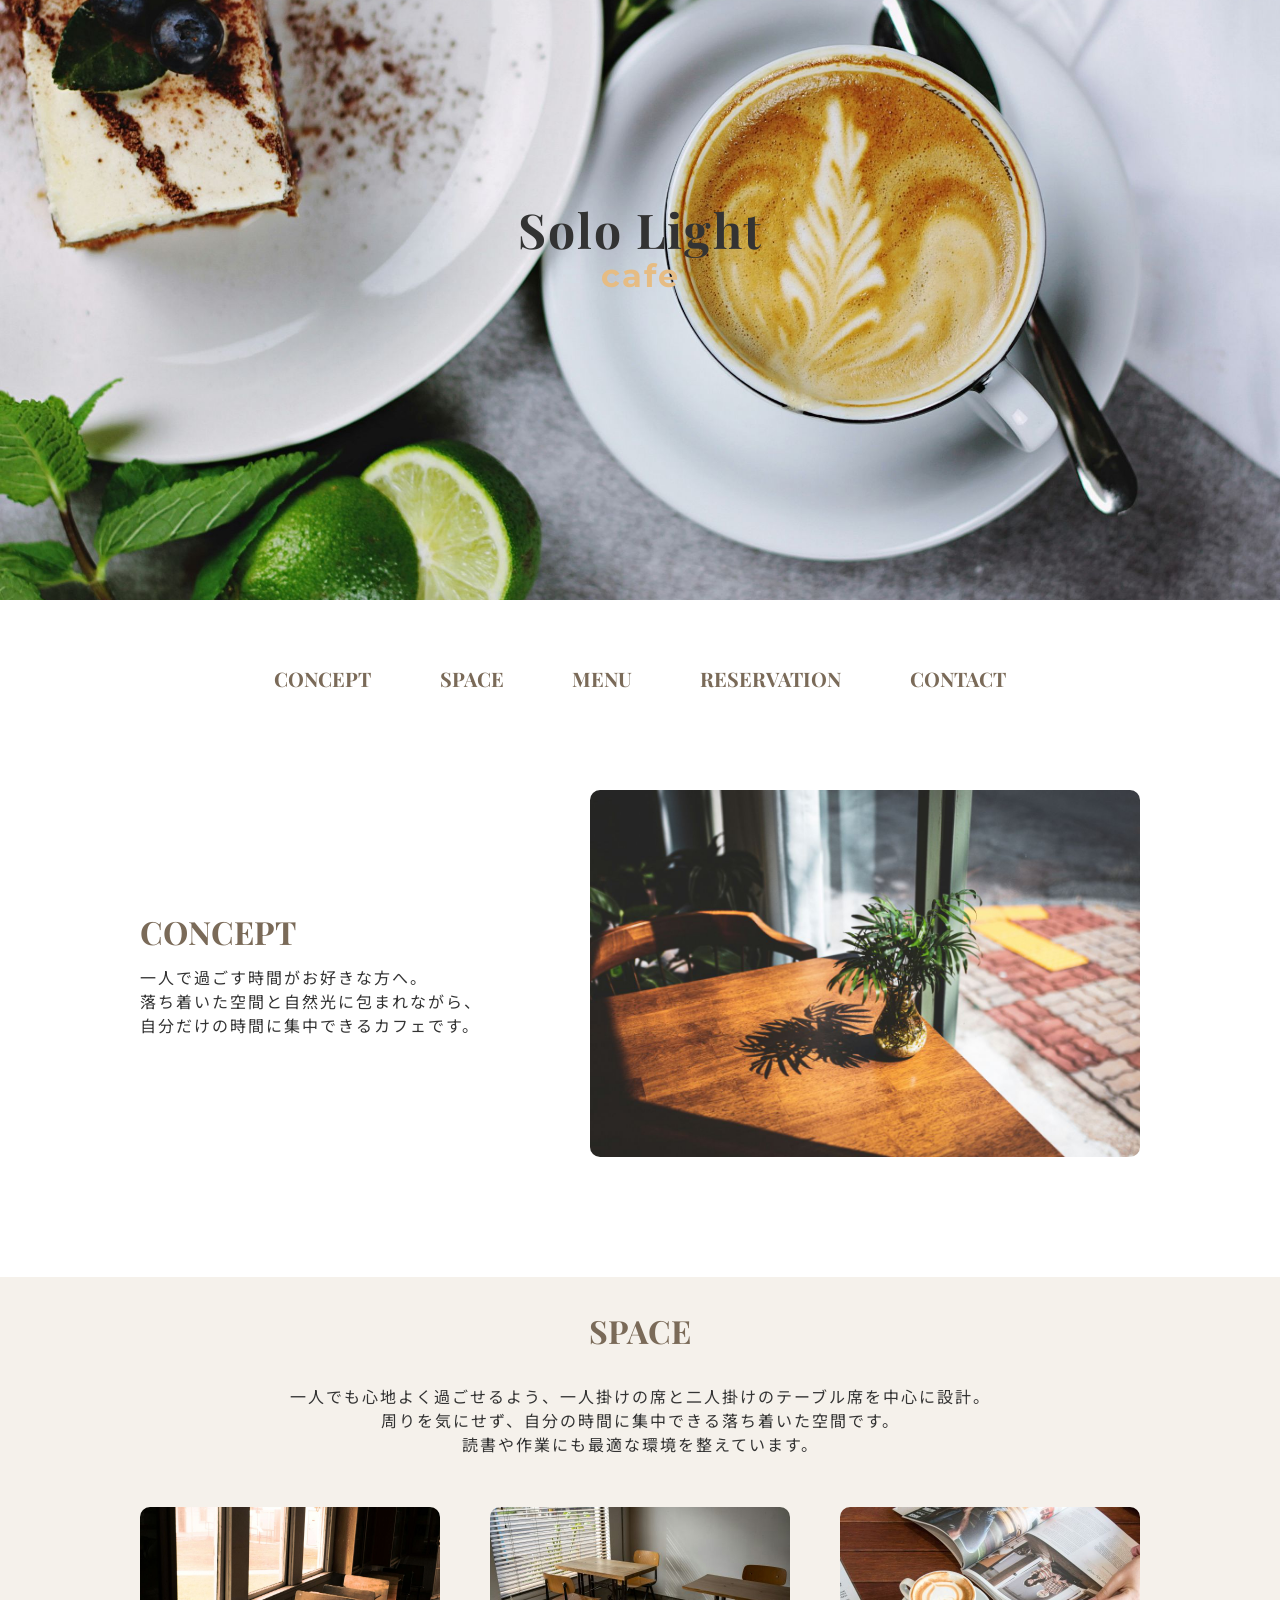
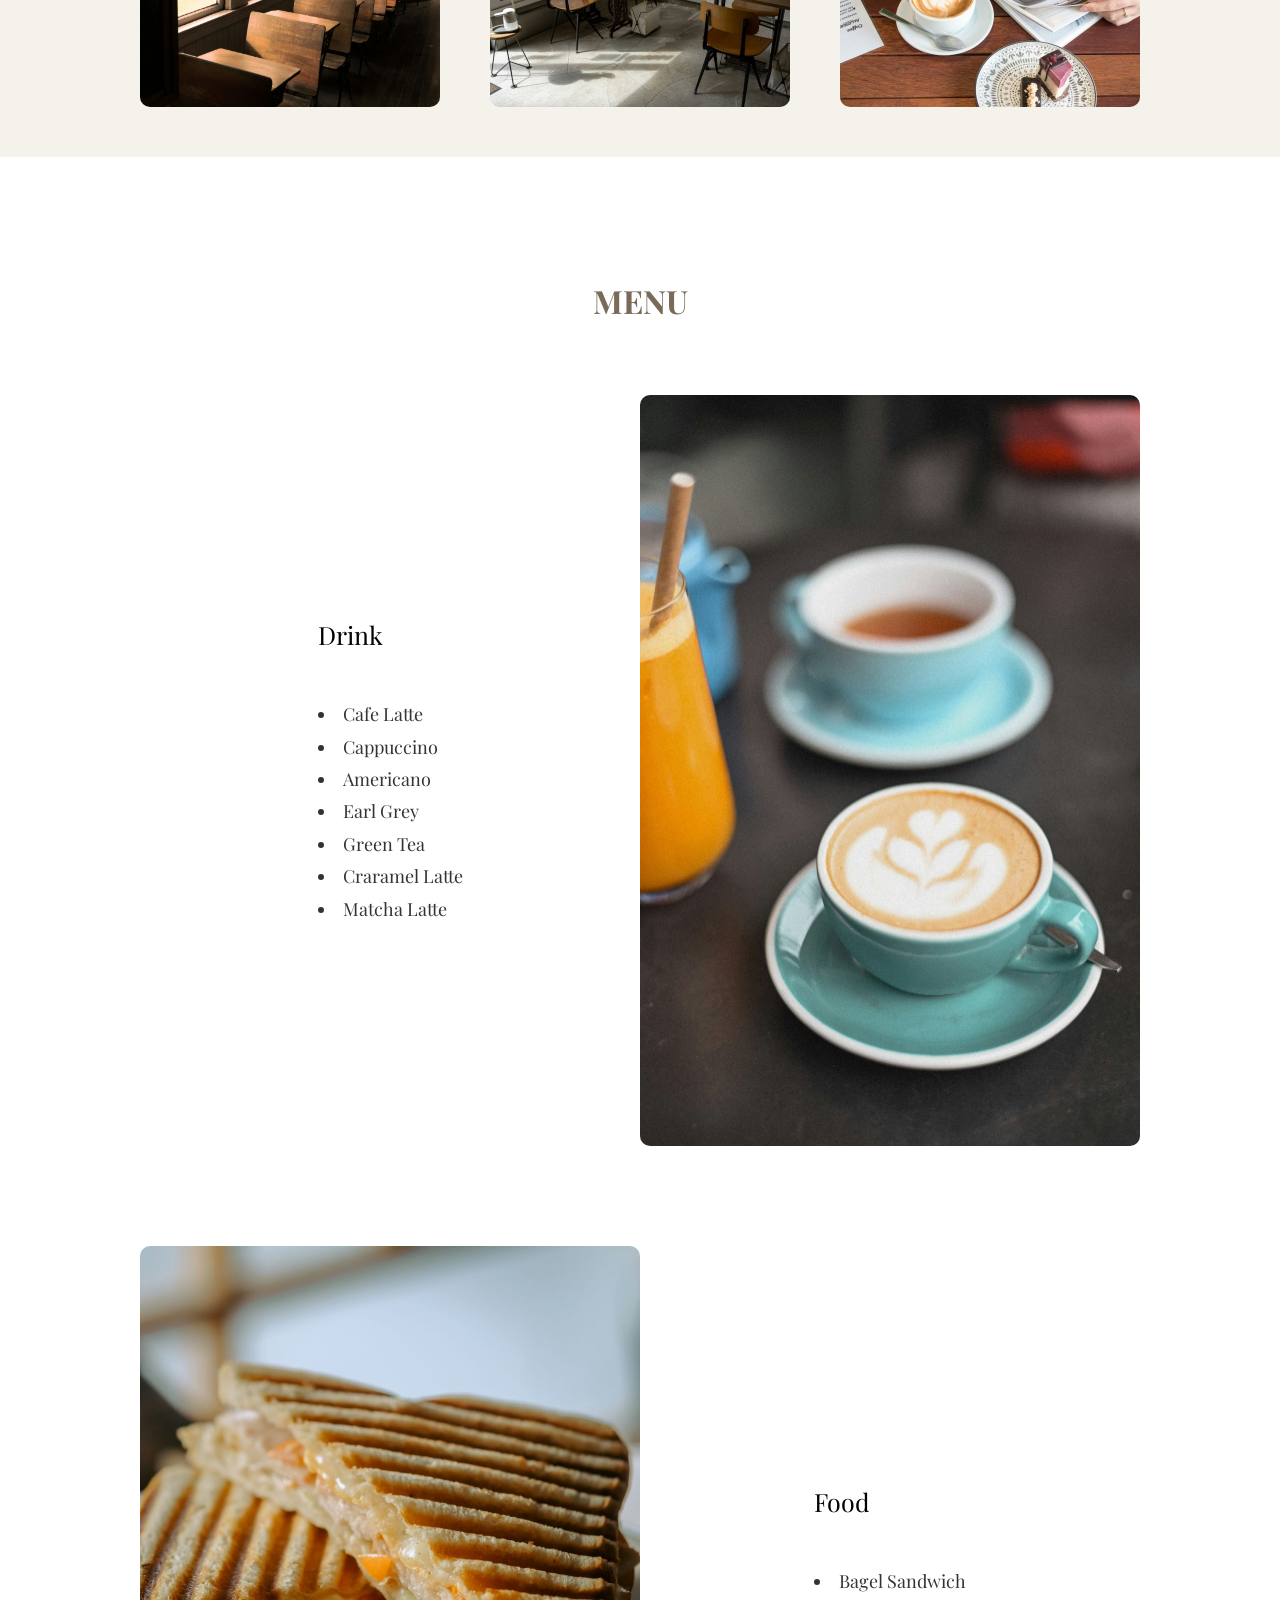
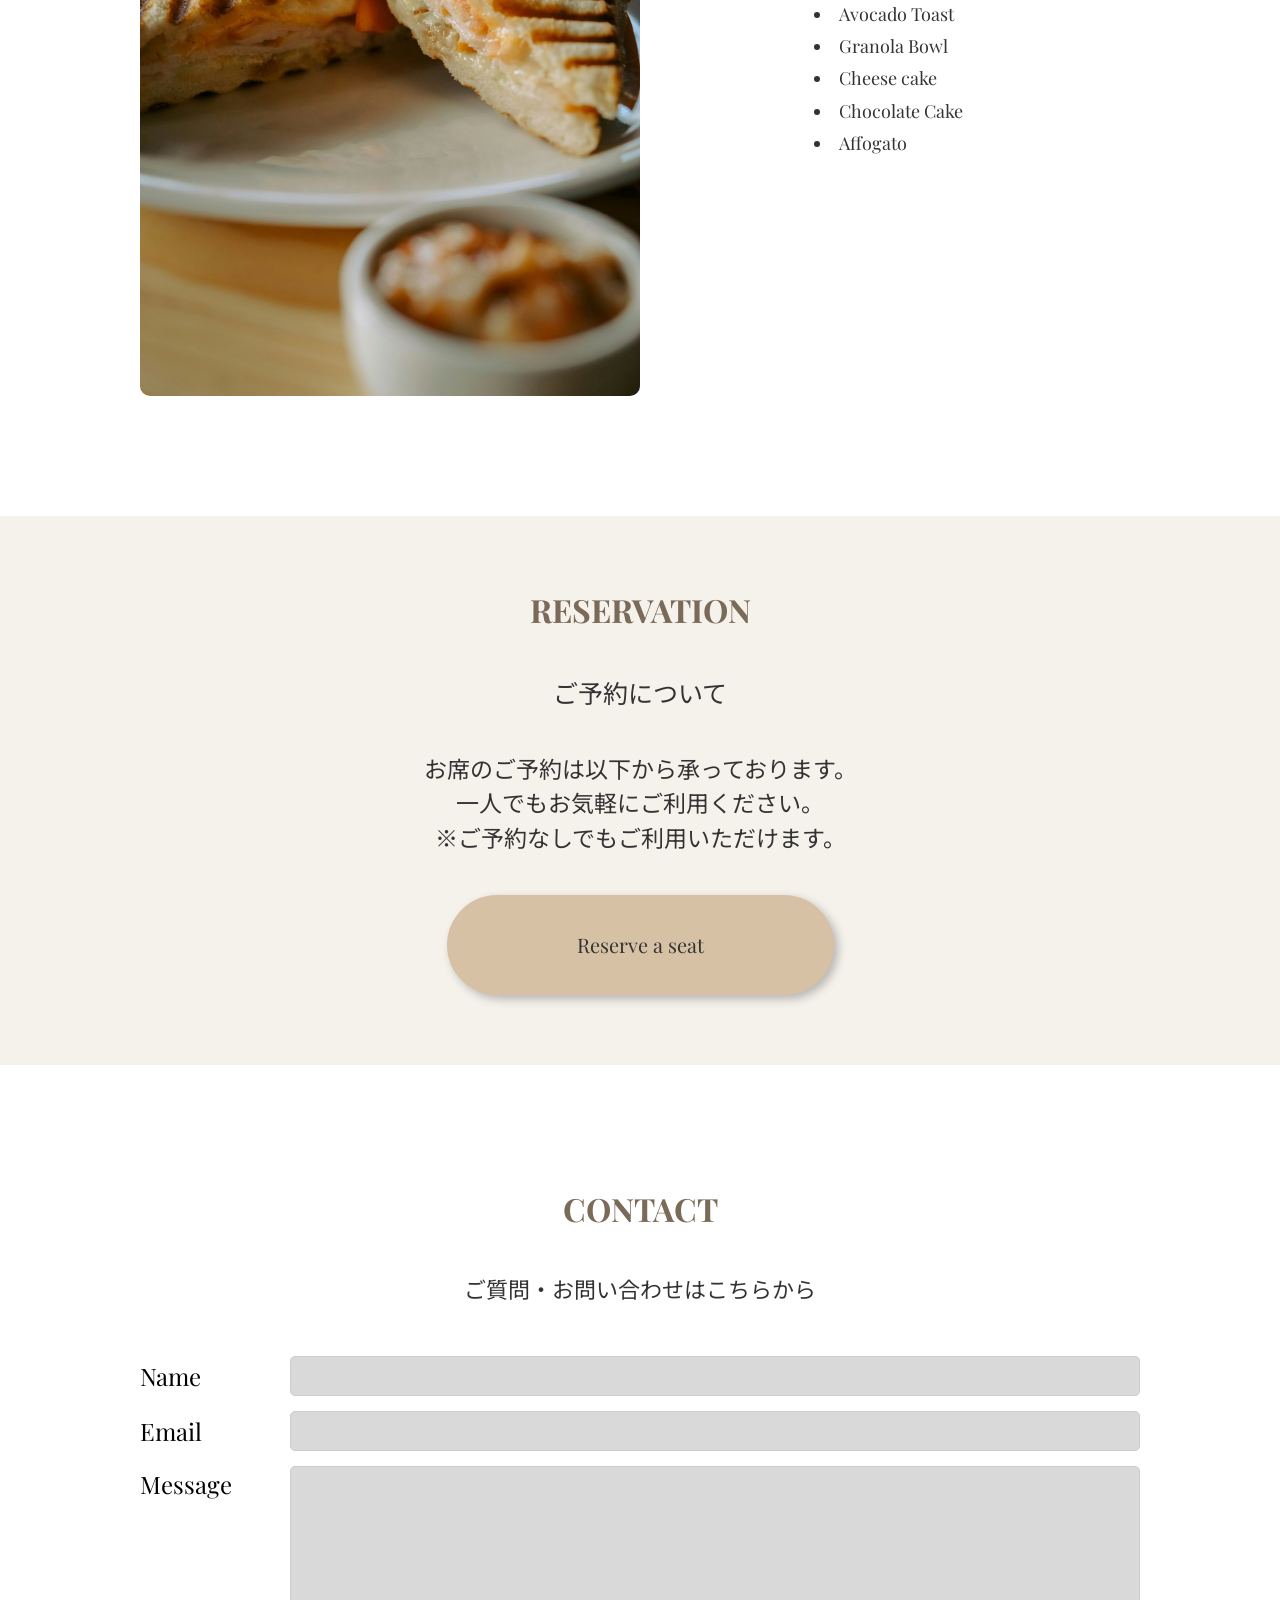
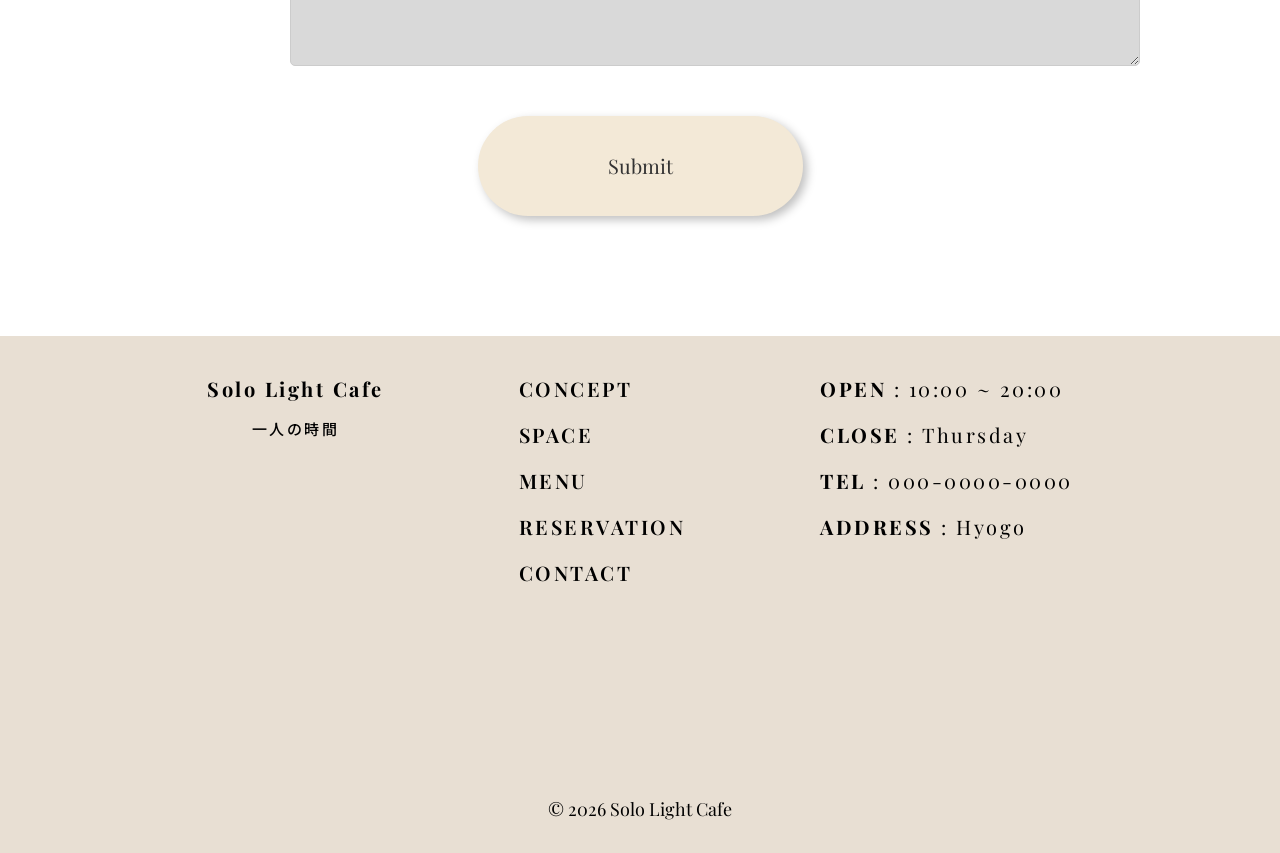
<file: index.html>
<!DOCTYPE html>
<html lang="en">

<!-- ヘッド -->
<head>
  <meta charset="UTF-8">
  <meta name="viewport" content="width=device-width, initial-scale=1.0">
  <title>Solo Light  Cafe</title>
  <meta name="description" content="Solo Light Cafeの紹介">
  <link rel="stylesheet" href="./css/resset.css">
  <link rel="stylesheet" href="./css/style.css">
  <link rel="preconnect" href="https://fonts.googleapis.com">
  <link rel="preconnect" href="https://fonts.gstatic.com" crossorigin>
  <link href="https://fonts.googleapis.com/css2?family=Montserrat:wght@700&family=Noto+Sans+JP:wght@100..900&family=Playfair+Display:ital,wght@0,400..900;1,400..900&display=swap" rel="stylesheet">
</head>

<!-- ボディー -->
<body>


<!-- ヘッダー -->
    <header>
      <div class="mainvisual">
        <h1 class="Solo"><a href="./index.html">Solo Light <br> <span class="cafe">cafe</span></a></h1>
      </div>

      <!-- ヘッダーのナビ -->
      <nav class="header-nav">
        <ul>
          <li><a href="#concept">CONCEPT</a></li>
          <li><a href="#space">SPACE</a></li>
          <li><a href="#menu">MENU</a></li>
          <li><a href="#reservation">RESERVATION</a></li>
          <li><a href="#contact">CONTACT</a></li>
        </ul>
      </nav>
    </header>



<!-- メイン -->

    <main>


      <!-- コンセプト -->
      <section id="concept" class="concept">
        <div class="container">
          <div class="concept-text">
            <h2 class="title">CONCEPT</h2>
            <p class="text" lang="jp">一人で過ごす時間がお好きな方へ。 <br>落ち着いた空間と自然光に包まれながら、 <br>自分だけの時間に集中できるカフェです。</p>
          </div>
          <div class="concept-pc">
            <img src="./images/concept.jpg" alt="店内のイメージ写真">
          </div>
        </div>
      </section>


      <!-- スペース -->
      <section id="space" class="space">
        <div class="container">
          <div class="space-text">
            <h2 class="title">SPACE</h2>
            <p class="text" lang="jp">一人でも心地よく過ごせるよう、一人掛けの席と二人掛けのテーブル席を中心に設計。 <br class="none">周りを気にせず、自分の時間に集中できる落ち着いた空間です。<br class="none"> 読書や作業にも最適な環境を整えています。</p>
          </div>
          <div class="space-pc">
            <img src="./images/space-1.jpg" alt="一人席の写真">
            <img src="./images/space-2.jpg" alt="二人席の写真">
            <img src="./images/space-3.jpg" alt="読書している写真">
          </div>
        </div>
      </section>


      <!-- メニュー -->
      <section id="menu" class="menu">
        <div class="container">
          <h2 class="title">MENU</h2>

          <!-- ドリンク -->
          <div class="menu-inner">
            <div class="menu-text">
              <h3 class="menu-title">Drink</h3>
              <ul class="MENU">
                <li>Cafe Latte </li>
                <li>Cappuccino </li>
                <li>Americano </li>
                <li>Earl Grey </li>
                <li>Green Tea </li>
                <li>Craramel Latte </li>
                <li>Matcha Latte </li>
              </ul>
            </div>
            <div class="menu-pc">
              <img src="./images/drink.jpg" alt="コーヒーの写真">
            </div>
          </div>

          <!-- フード -->
          <div class="menu-inner reverse">
            <div class="menu-text">
              <h3 class="menu-title">Food</h3>
              <ul class="MENU">
                <li>Bagel Sandwich</li>
                <li>Avocado Toast</li>
                <li>Granola Bowl</li>
                <li>Cheese cake</li>
                <li>Chocolate Cake</li>
                <li>Affogato</li>
              </ul>
            </div>
            <div class="menu-pc">
              <img src="./images/food.jpg" alt="食べ物の写真">
            </div>
          </div>
        </div>
      </section>


      <!-- 予約 -->
      <section id="reservation" class="reservation">
        <div class="container">
           <h2 class="title">RESERVATION</h2>
           <p class="reservation-title" lang="jp">ご予約について</p>
           <p class="reservation-text" lang="jp">お席のご予約は以下から承っております。 <br>一人でもお気軽にご利用ください。 <br>※ご予約なしでもご利用いただけます。</p>
           <a href="./reserve.html" class="rev-btn">Reserve a seat</a>
        </div>
      </section>


      <!-- お問い合わせ -->
      <section id="contact" class="contact">
        <div class="container">
          <h2 class="title">CONTACT</h2>
          <p class="contact-title" lang="jp">ご質問・お問い合わせはこちらから</p>
          <form action="#" class="form">
            <div class="form-gr">
              <label for="name">Name</label>
              <input type="text" id="name" name="name" required>
            </div>
            <div class="form-gr">
              <label for="email">Email</label>
              <input type="email" id="email" name="email" required>
            </div>
            <div class="form-gr message">
              <label for="message">Message</label>
              <textarea name="message" id="message" required></textarea>
            </div>
            <div class="form-btn">
             <button class="sub-btn" type="submit">Submit</button>
            </div>
          </form>
        </div>
      </section>
    </main>

    <!-- フッター -->
    <footer>
      <div class="container">

        <!-- フレックス -->
        <div class="footer-inner">

          <!-- 左・ロゴ -->
            <div class="footer-left">
              <p class="footer-text">Solo Light Cafe</p>
              <p class="sub-text" lang="jp">一人の時間</p>
            </div>

          <!-- 真ん中・ナビ -->
            <nav class="footer-nav">
              <ul>
                <li><a href="#concept">CONCEPT</a></li>
                <li><a href="#space">SPACE</a></li>
                <li><a href="#menu">MENU</a></li>
                <li><a href="#reservation">RESERVATION</a></li>
                <li><a href="#contact">CONTACT</a></li>
              </ul>
            </nav>

          <!-- 左・店舗情報 -->
           <div class="footer-right">
             <p class="footer-text">OPEN <span class="footer-small">: 10:00 ~ 20:00</span></p>
             <p class="footer-text">CLOSE <span class="footer-small">: Thursday</span></p>
             <p class="footer-text">TEL <span class="footer-small">: 000-0000-0000</span></p>
             <p class="footer-text">ADDRESS <span class="footer-small">: Hyogo</span></p>
           </div>
        </div>
        <p class="copyright">&copy; 2026 Solo Light Cafe</p>
      </div>
    </footer>
</body>
</html>
</file>
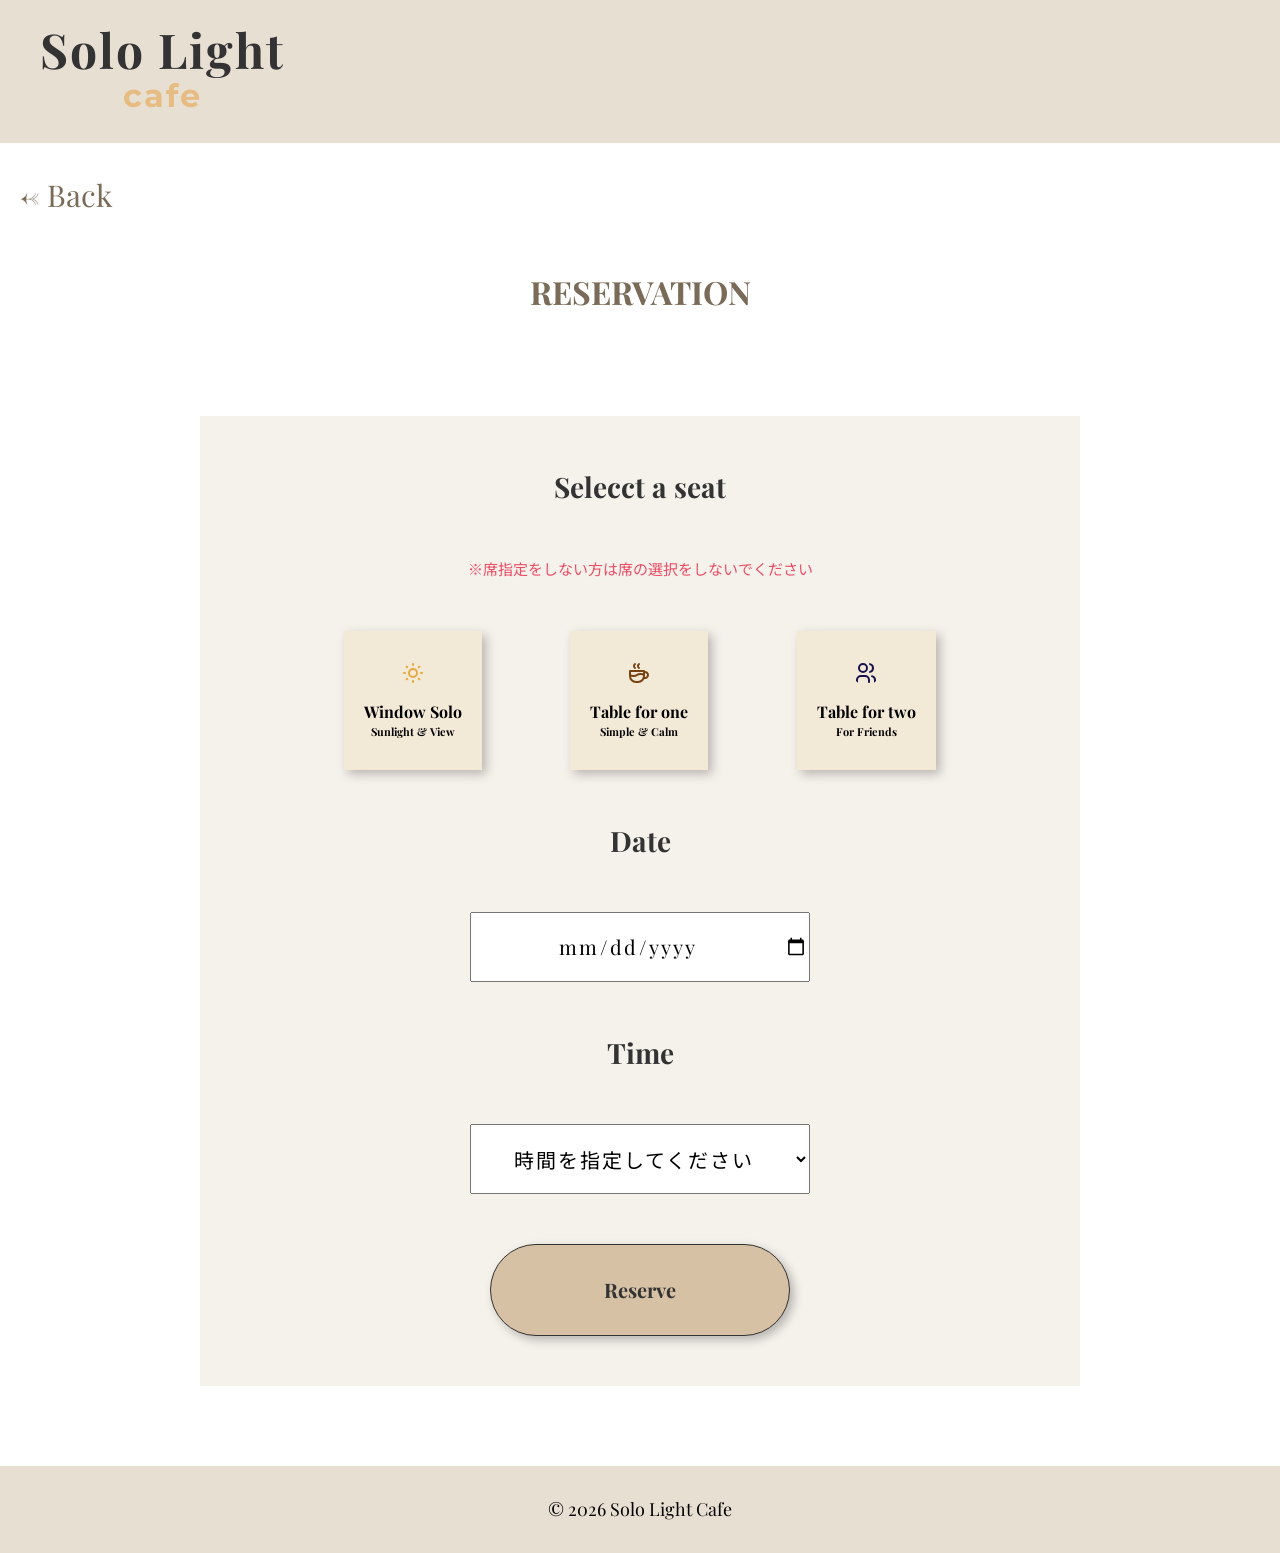
<file: reserve.html>
<!DOCTYPE html>
<html lang="en">

<!-- ヘッド -->
<head>
  <meta charset="UTF-8">
  <meta name="viewport" content="width=device-width, initial-scale=1.0">
  <title>Solo Light  Cafe | Reserve</title>
  <meta name="description" content="Solo Light Cafeの予約ページ">
  <link rel="stylesheet" href="./css/resset.css">
  <link rel="stylesheet" href="./css/style.css">
  <link rel="preconnect" href="https://fonts.googleapis.com">
  <link rel="preconnect" href="https://fonts.gstatic.com" crossorigin>
  <link href="https://fonts.googleapis.com/css2?family=Montserrat:wght@700&family=Noto+Sans+JP:wght@100..900&family=Playfair+Display:ital,wght@0,400..900;1,400..900&display=swap" rel="stylesheet">
  <script src="js/calendar.js" defer></script>
  <script src="js/submit.js" defer></script>
</head>


<!-- ボディー -->
<body>

  <!-- ヘッダー -->
  <header>
    <div class="logo">
      <h1 class="Solo"><a href="./index.html">Solo Light <br> <span class="cafe">cafe</span></a></h1>
    </div>
  </header>


  <!-- メイン -->
  <main class="main-rev">
    <!-- 戻る -->
    <a href="./index.html" class="back">← Back</a>

    <!-- タイトル -->
    <h2 class="title">RESERVATION</h2>

    <!-- 予約欄 -->
    <form id="form">

     <div class="reservation-box">

        <!-- 席選択 -->
        <h3 class="rev-title">Selecct a seat</h3>
        <p class="notice" lang="jp">※席指定をしない方は席の選択をしないでください</p>

        <div class="reservation-box-flex">

            <label class="seat">
              <input type="radio" name="seat" value="Window Solo">
              <div class="seat-card">
                <img src="./images/window & solo.svg" alt="太陽のアイコン">
                <p class="seat-text1">Window Solo</p>
                <p class="seat-text2">Sunlight & View</p>
              </div>
            </label>

            <label class="seat">
              <input type="radio" name="seat" value="Table for one">
              <div class="seat-card">
                <img src="./images/table for one.svg" alt="コーヒーのアイコン">
                <p class="seat-text1">Table for one</p>
                <p class="seat-text2">Simple & Calm</p>
              </div>
            </label>

            <label class="seat">
              <input type="radio" name="seat" value="Table for two">
              <div class="seat-card">
                <img src="./images/table for two.svg" alt="二人のアイコン">
                <p class="seat-text1">Table for two</p>
                <p class="seat-text2">For Friends</p>
              </div>
            </label>

        </div>

        <!-- 日にち -->
         <h3 class="rev-title">Date</h3>
         <div class="date-box">
          <input type="date" id="date" name="date" required>
         </div>


        <!-- 時間 -->
         <h3 class="rev-title">Time</h3>
         <select name="time" id="time" required>
          <option value="" disabled selected>時間を指定してください</option>
          <option value="11:00">11:00</option>
          <option value="13:00">13:00</option>
          <option value="15:00">15:00</option>
          <option value="17:00">17:00</option>
          <option value="19:00">19:00</option>
         </select>

         <!-- 送信 -->
          <button type="submit" class="rev-btn2">Reserve</button>
     </div>

    </form>
  </main>


  <!-- フッター -->
  <footer>
    <p class="copyright">&copy; 2026 Solo Light Cafe</p>
  </footer>
</body>
</html>
</file>
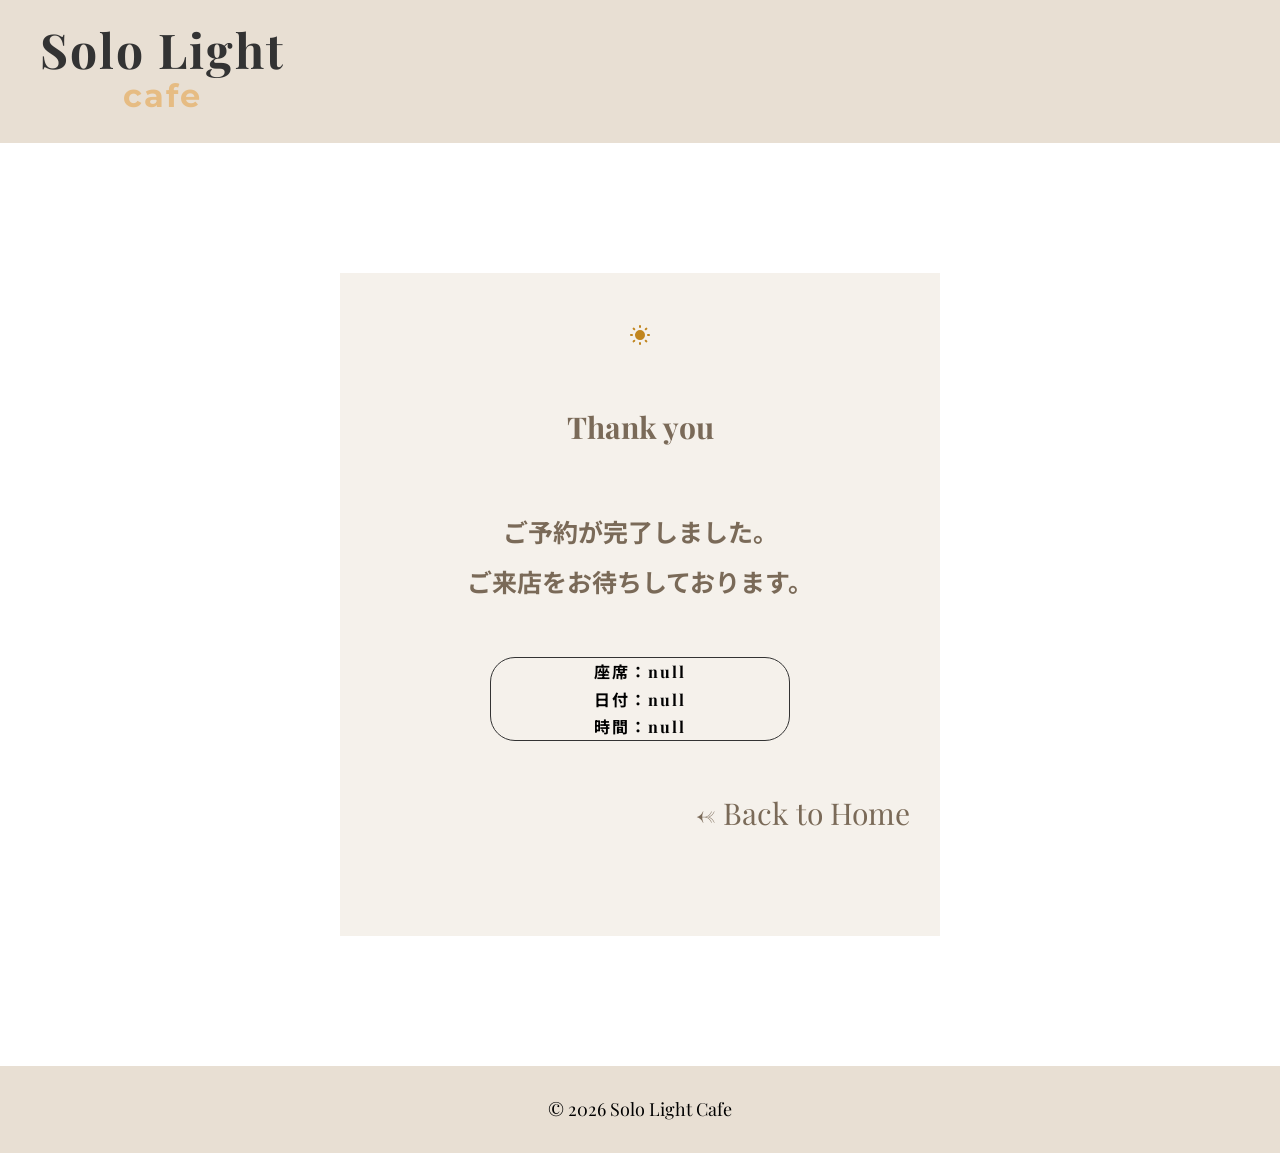
<file: thank.html>
<!DOCTYPE html>
<html lang="en">
<head>
  <meta charset="UTF-8">
  <meta name="viewport" content="width=device-width, initial-scale=1.0">
  <title>Solo Light  Cafe</title>
  <meta name="description" content="送信完了ページ">
  <link rel="stylesheet" href="./css/resset.css">
  <link rel="stylesheet" href="./css/style.css">
  <link rel="preconnect" href="https://fonts.googleapis.com">
  <link rel="preconnect" href="https://fonts.gstatic.com" crossorigin>
  <link href="https://fonts.googleapis.com/css2?family=Montserrat:wght@700&family=Noto+Sans+JP:wght@100..900&family=Playfair+Display:ital,wght@0,400..900;1,400..900&display=swap" rel="stylesheet">
  <script src="./js/thank.js" defer></script>
</head>
<body>

  <!-- ヘッダー -->
  <header>
    <div class="logo">
        <h1 class="Solo"><a href="./index.html">Solo Light <br> <span class="cafe">cafe</span></a></h1>
      </div>
  </header>


  <!-- メイン -->
  <main>
    <div class="thank-box">
      <img src="./images/reserve.svg" alt="太陽のアイコン">
      <h2 class="thank" lang="jp">Thank you</h2>
      <p class="thank-text" lang="jp">ご予約が完了しました。<br>ご来店をお待ちしております。</p>
      <div id="result"></div>
      <a href="./index.html" class="back">← Back to Home</a>
    </div>
  </main>


  <!-- フッター -->
  <footer>
    <p class="copyright">&copy; 2026 Solo Light Cafe</p>
  </footer>
</body>
</html>
</file>
<file: css/resset.css>
@charset "utf-8";

/*
  Josh W. Comeau's Custom CSS Reset
  www.joshwcomeau.com
*/

/* 1. ボックスモデルの修正：余白や境界線が幅を壊さないようにする */
*, *::before, *::after {
  box-sizing: border-box;
}

/* 2. デフォルトの余白を削除 */
* {
  margin: 0;
}

/* 3. 本文の行間を整え、フォントのレンダリングを滑らかにする */
body {
  line-height: 1.5;
  -webkit-font-smoothing: antialiased;
}

/* 4. メディア要素（画像など）がはみ出さないようにし、ブロック要素化する */
img, picture, video, canvas, svg {
  display: block;
  max-width: 100%;
}

/* 5. フォーム要素が親のフォント設定を無視するのを防ぐ */
input, button, textarea, select {
  font: inherit;
}

/* 6. 長い単語が画面からはみ出して横スクロールが出るのを防ぐ */
p, h1, h2, h3, h4, h5, h6 {
  overflow-wrap: break-word;
}

/* 7. ルート（#rootや#__nextなど）にスタック文脈を作成する（Reactなどのフレームワーク用） */
#root, #__next {
  isolation: isolate;
}

/* 8. 要素の幅と高さの計算方法を指定する*/
*,
::before,
::after {
  padding: 0;
  margin: 0;
  box-sizing: border-box;
}

/* 9. リストの行頭アイコンを非表示にする　*/
ul,
ol {
  list-style: none;
}

/* 10. リンクの文字入りと下線をなくす */
a {
  color: inherit;
  text-decoration: none;
}
</file>
<file: css/style.css>
@charset "utf-8";


/* 共通 */
body {
  font-family: "Playfair Display", "Noto Sans JP", "Hiragino Kaku Gothic ProN", "Yu Gothic", "Meiryo", sans-serif;
}

.container {
  max-width: 1000px;
  margin: 0 auto;
}

.title {
  font-size: 32px;
  color: #7A6A58;
}

.text {
  color: #333;
  letter-spacing: 2px;
  line-height: 1.5;
}

section {
  margin-bottom: 120px;
  padding: 0 30px;
}


img {
  border-radius: 10px;
}



/* ヘッダー */

/* メインビジュアル */
.mainvisual {
  height: 600px;
  background: url(../images/mainvisual.jpg);
  background-size: cover;
  background-position: center;
  display: flex;
  justify-content: center;
  align-items: center;
}

.Solo {
  transform: translateY(-65%);
  font-size: 48px;
  text-align: center;
  color: #333;
  line-height: 0.8;
  letter-spacing: 2px;
}

.cafe {
  font-family: "Montserrat";
  font-size: 32px;
  color: #E6BC83;
}


/* ヘッダーナビ */
.header-nav ul{
  max-width: 800px;
  margin: 64px auto 96px;
  display: flex;
  justify-content: space-around;
  font-size: 20px;
  font-weight: bold;
  color: #7A6A58;
}

.header-nav a {
  display: inline-block;
  transition: 0.3s;
}

.header-nav a:hover {
  color: #845d32;
  transform: translate(-2px, -2px) scale(1.05);
}



/* メイン */

/* コンセプト */
.concept .container {
  display: flex;
  justify-content: space-between;
  align-items: center;
}

.concept-pc {
  width: 55%;
}

.concept-text .title {
  margin-bottom: 10px;
}


/* スペース */
.space {
  padding: 30px 30px 50px;
  background-color: #F5F1EB;
}

.space-text {
  text-align: center;
  margin-bottom: 50px;
}

.space-text .title {
  margin-bottom: 30px;
}

.space-pc {
  display: flex;
  justify-content: space-between;
}

.space-pc img {
  width: 30%;
}


/* メニュー */
.menu .title {
  text-align: center;
  margin-bottom: 70px;
}

.menu-inner {
  display: flex;
  justify-content: space-between;
  align-items: center;
  margin-bottom: 100px;
}

.menu-text {
  margin: 0 auto;
}

.menu-title {
  font-size: 25px;
  font-weight: 400;
  margin-bottom: 45px;
}

.MENU {
  font-size: 18px;
  list-style: revert;
  list-style-position: inside;
  line-height: 1.8;
  color: #333;
}

.menu-pc {
  width: 50%;
}

.reverse {
  flex-direction: row-reverse;
}


/* 予約 */
.reservation {
  background-color: #F5F1EB;
  padding: 70px 0;
}

.reservation .container {
  display: flex;
  flex-direction: column;
  align-items: center;
  text-align: center;
  gap: 40px;
}

.reservation-title {
  font-size: 25px;
  color: #333;
}

.reservation-text {
  font-size: 23px;
  color: #333;
  letter-spacing: 30%;
}

.rev-btn {
  padding: 35px 130px;
  background-color: #D6C1A5;
  border-radius: 100px;
  color: #333;
  font-size: 20px;
  box-shadow: 4px 4px 10px rgba(0, 0, 0, 0.25);
  transition: 0.3s;
}

.rev-btn:hover {
  transform: translate(-3px, -3px);
  box-shadow: 2px 2px 5px rgba(0, 0, 0, 0.3);
  background-color: #d6b992;
}

.rev-btn:active {
  background-color: #cbb9a2;
  transform: translate(2px, 2px);
  box-shadow: 2px 2px 5px rgba(0, 0, 0, 0.1);
}


/* お問い合わせ */
.contact .container {
  text-align: center;
}

.contact .title {
  margin-bottom: 40px;
}

.contact-title {
  margin-bottom: 50px;
  font-size: 22px;
  color: #333;
}

.form {
  text-align: left;
}

.form-gr {
  display: flex;
  align-items: center;
  margin-bottom: 15px;
}

.form-gr label {
  width: 15%;
  font-size: 24px;
  cursor: pointer;
}

.form-gr input,
.form-gr textarea {
  flex: 1;
  background-color: #D9D9D9;
  border: 1px solid #ccc;
  border-radius: 5px;
  height: 40px;
  cursor: pointer;
}

.message {
  align-items: flex-start;
}

.form-gr textarea {
  min-height: 200px;
}

.form-btn {
  text-align: center;
  margin-top: 50px;
}

.sub-btn {
  padding: 35px 130px;
  background-color: #F3E9D7;
  border-radius: 100px;
  color: #333;
  cursor: pointer;
  font-size: 20px;
  border: 0;
  box-shadow: 4px 4px 10px rgba(0, 0, 0, 0.25);
  transition: 0.3s;
}

.sub-btn:hover {
  transform: translate(-3px, -3px);
  box-shadow: 2px 2px 5px rgba(0, 0, 0, 0.3);
  background-color: #efdec1;
}

.sub-btn:active {
  background-color: #f3e5ca;
  transform: translate(2px, 2px);
  box-shadow: 2px 2px 5px rgba(0, 0, 0, 0.1);
}



/* フッター */
footer {
  background-color: #E8DFD3;
  padding: 30px 0;
}


/* フッター共通 */
.footer-text, 
.footer-nav {
  font-size: 20px;
  font-weight: bold;
  letter-spacing: 2.5px;
  line-height: 2.3;
}

.footer-inner {
  display: flex;
  justify-content: space-around;
  margin-bottom: 200px;
}

.footer-left .sub-text {
  font-size: 15px;
  font-weight: 500;
  line-height: 2.3;
  letter-spacing: 2.5px;
  text-align: center;
}

.footer-nav {
  font-weight: 600;
}

.footer-nav a {
  display: inline-block;
  transition: 0.3s;
}

.footer-nav a:hover {
  opacity: 0.5;
  transform: translate(-2px, -2px) scale(1.03);
}

.footer-small {
  font-weight: 400;
}

.copyright {
  font-size: 18px;
  text-align: center;
}


/* レスポンシブ */
@media screen and (max-width: 768px) {
  /* 共通 */
  .title {
    font-size: 16px;
  }

  .text {
    font-size: 10px;
  }

  section {
    margin-bottom: 60px;
  }



  /* ヘッダー */
  .mainvisual {
    height: 550px;
  }

  .Solo {
    font-size: 32px;
  }

  .cafe {
    font-size: 24px;
  }


  /* ヘッダーナビ */
  .header-nav ul {
    margin: 32px 0 48px;
    font-size: 10px;
    padding: 0 20px;
  }



  /* メイン */

  /* コンセプト */
  .concept .container {
    flex-direction: column;
  }

  .concept-text {
    text-align: center;
    margin-bottom: 20px;
  }

  .concept-pc {
    width: 100%;
  }

  .concept-text .title {
    margin-bottom: 15px;
  }


  /* スペース */
  .space-text {
    margin-bottom: 20px;
  }

  .space-text .title {
    margin-bottom: 10px;
  }

  .space-text .text {
    padding: 0 6px;
  }

  .none {
    display: none;
  }

  .space-pc {
    flex-direction: column;
    align-items: center;
    gap: 20px;
  }
   
  .space-pc img {
    width: 100%;
  }


  /* メニュー */
  .menu .title {
    margin-bottom: 35px;
  }

  .menu-inner {
    margin-bottom: 40px;
  }

  .menu-title {
    font-size: 14px;
    margin-bottom: 22px;
  }

  .MENU {
    font-size: 9px;
  }


  /* 予約 */
  .reservation {
    padding: 30px 30px;
  }

  .reservation .container {
    gap: 20px;
  }

  .reservation-title {
    font-size: 14px;
  }

  .reservation-text {
    font-size: 12px;
  }

  .rev-btn {
    padding: 17px 65px;
    font-size: 10px;
  }


  /* お問い合わせ */
  .contact .title {
    margin-bottom: 20px;
  }

  .contact-title {
    margin-bottom: 25px;
    font-size: 11px;
  }

  .form-gr label {
    width: 23%;
    font-size: 16px;
  }

  .form-gr textarea {
    min-height: 100px;
  }

  .sub-btn {
    padding: 17px 65px;
    font-size: 10px;
  }



  /* フッター */
  footer {
    padding: 20px 30px;
  }


  /* フッター共通 */
  .footer-text,
  .footer-nav {
    font-size: 9px;
    letter-spacing: 1px;
  }

  .footer-inner {
    margin-bottom: 100px;
  }

  .footer-left .sub-text {
    font-size: 8px;
    letter-spacing: 2px;
  }

  .copyright {
    font-size: 9px;
  }
}




/* 予約ページ */


/* ヘッダー */
.logo {
  background-color: #E8DFD3;
  padding: 30px 40px;
}

.logo .Solo {
  transform: translateY(0);
  display: inline-block;
}


/* メイン */

/* 全体 */
.main-rev {
  padding: 30px 20px 80px;
}


/* 戻る */
.back {
  color: #7A6A58;
  font-size: 30px;
  margin-bottom: 50px;
  display: inline-block;
  transition: 0.3s;
}

.back:hover {
  color: #845d32;
  transform: translate(-2px, -2px) scale(1.05);
}

/* タイトル */
.main-rev .title {
  font-size: 32px;
  text-align: center;
  margin-bottom: 100px;
}

/* 予約欄 */
.reservation-box {
  max-width: 880px;
  padding: 50px 100px;
  background-color: #F5F1EB;
  margin: 0 auto;
  display: flex;
  flex-direction: column;
  gap: 50px;
}


/* 予約欄の共通 */
.rev-title {
  font-size: 28px;
  color: #333;
  text-align: center;
}

/* 席選択 */
.notice {
  text-align: center;
  font-size: 15px;
  color: #ec4e66;
}

.reservation-box-flex {
  display: flex;
  justify-content: space-around;
  text-align: center;
}

.seat input {
  display: none;
}

.seat-card {
  background-color: #F3E9D7;
  padding: 30px 20px;
  cursor: pointer;
  box-shadow: 4px 4px 10px rgba(0, 0, 0, 0.25);
  transition: 0.3s;
}

.seat-card:hover {
  transform: translate(-3px, -3px);
  box-shadow: 2px 2px 5px rgba(0, 0, 0, 0.3);
  background-color: #e8d9bc;
}

.reservation-box-flex img {
  margin: 0 auto;
  margin-bottom: 15px;
}

.seat-text1 {
  font-weight: bold;
}

.seat-text2 {
  font-size: 11px;
  font-weight: bold;
}

/* 選択されたら */
.seat input:checked + .seat-card  {
  transform: translate(0, 0);
  box-shadow: 4px 4px 10px rgba(0, 0, 0, 0.25);
  background-color: #e6d3ad;
  border: 1px solid #333;
  transition: 0.2s;
}


/* 日にちと時間 */
.date-box,
.reservation-box select {
  width: 50%;
  height: 70px;
  margin: 0 auto;
}

.date-box input {
  width: 100%;
  height: 100%;
}

.date-box input,
.reservation-box select {
 font-size: 20px;
 letter-spacing: 2px;
 text-align: center;
}


/* 送信 */
.rev-btn2 {
  width: 300px;
  margin: 0 auto;
  padding: 30px 0;
  background-color: #D6C1A5;
  border: 1px solid;
  border-radius: 100px;
  color: #333;
  cursor: pointer;
  font-size: 20px;
  font-weight: bold;
  box-shadow: 4px 4px 10px rgba(0, 0, 0, 0.25);
  transition: 0.3s;
}

.rev-btn2:hover {
  transform: translate(-3px, -3px);
  box-shadow: 2px 2px 5px rgba(0, 0, 0, 0.3);
  background-color: #d6b995;
}



/* 予約ページのスマホ */
@media screen and (max-width: 700px) {
  .logo {
    padding: 15px 20px;
  }

  .main-rev {
    padding: 15px 10px 40px;
  }

  .back {
    font-size: 15px;
    margin-bottom: 25px;
  }

  .main-rev .title {
    font-size: 16px;
    margin-bottom: 50px;
  }

  .reservation-box {
    padding: 30px 60px;
    gap: 25px;
  }

  .rev-title {
    font-size: 14px;
  }

  .notice {
    font-size: 8px;
  }

  .seat-card {
    padding: 15px 10px;
  }

  .reservation-box-flex img {
    margin-bottom: 9px;
  }

  .seat-text1 {
    font-size: 8px;
  }

  .seat-text2 {
    font-size: 5px;
  }

  .date-box,
  .reservation-box select {
    height: 35px;
  }

  .date-box input,
  .reservation-box select {
    font-size: 13px;
  }

  .rev-btn2 {
    width: 150px;
    padding: 15px;
    font-size: 10px;
  }
}



/* 予約完了ページ */
.thank-box {
  max-width: 600px;
  margin: 130px auto;
  background-color: #F5F1EB;
  text-align: center;
  padding: 50px 30px;
  display: flex;
  flex-direction: column;
  gap: 50px;
}

.thank-box img {
  margin: 0 auto;
}

.thank,
.thank-text {
  font-size: 30px;
  font-weight: bold;
  color: #7A6A58;
  line-height: 2;
}

.thank-text {
  font-size: 25px;
}

#result {
  font-weight: bold;
  letter-spacing: 2px;
  line-height: 1.7;
  border: 1px solid #333;
  margin: 0 120px;
  border-radius: 25px;
}

.thank-box .back {
  text-align: right;
}

/* 完了スマホ */
@media screen and (max-width: 700px) {
  .thank-box {
    gap: 30px;
  }

  .thank {
    font-size: 20px;
  }

  .thank-text {
    font-size: 15px;
  }

  #result {
    font-weight: 500;
    margin: 0 60px;
  }
}
</file>
